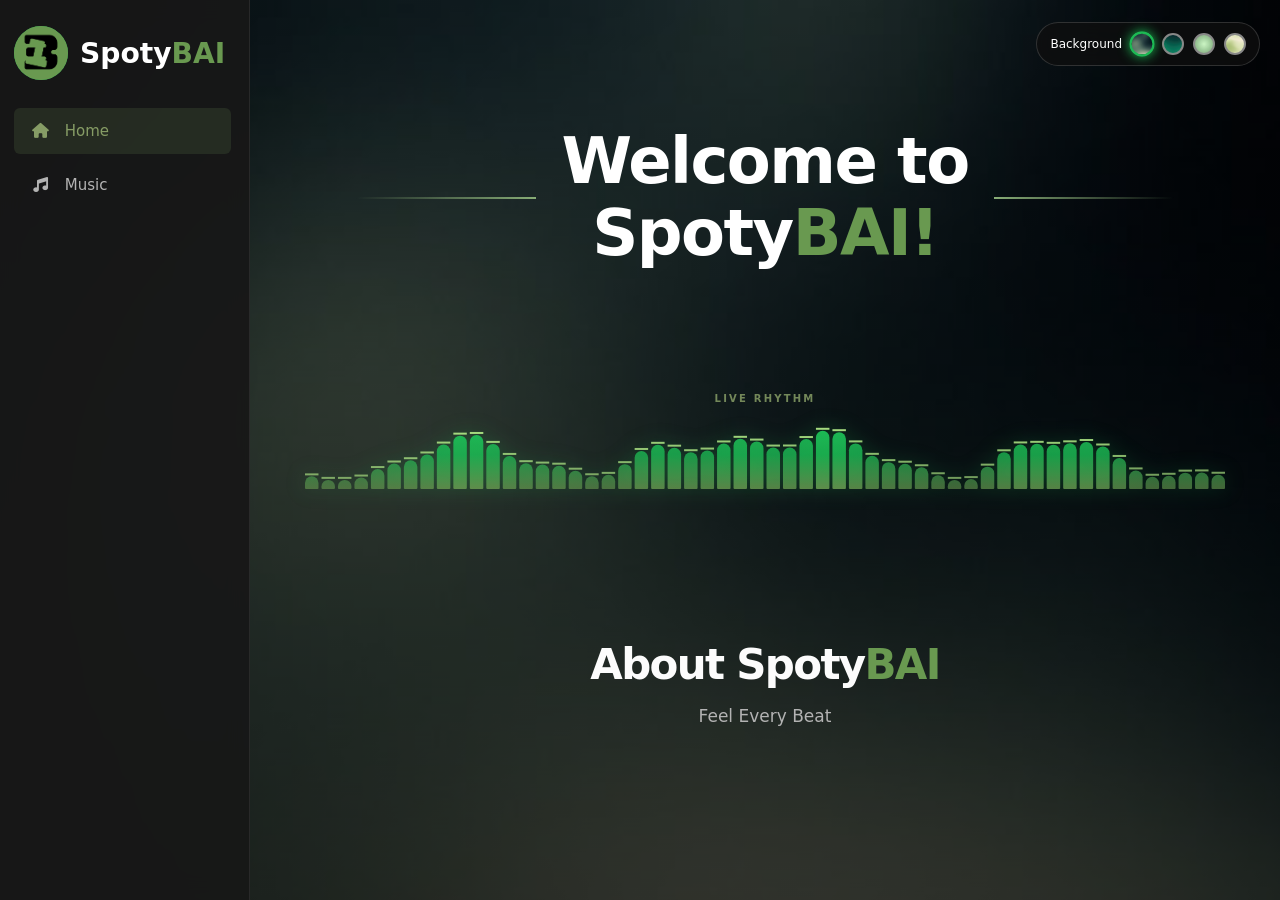
<file: index.html>
<!DOCTYPE html>
<html lang="en">
<head>
<meta charset="UTF-8">
<meta name="viewport" content="width=device-width, initial-scale=1.0">

<title>SpotyBAI</title>

<!-- WEBSITE LOGO / FAVICON -->
<link rel="icon" type="image/png" href="images/Black and Grey Simple Icon Music Logo.png">

<link rel="stylesheet" href="test.css">
<link rel="stylesheet" href="https://cdnjs.cloudflare.com/ajax/libs/font-awesome/6.5.2/css/all.min.css">
<script src="test.js" defer></script>
</head>


<!-- DECORATIVE GLOW -->
<body class="home-page">

<div class="glow one"></div>
<div class="glow two"></div>

<!-- BACKGROUND CHANGER -->
<input type="radio" name="background" id="bg1" checked>
<input type="radio" name="background" id="bg2">
<input type="radio" name="background" id="bg3">
<input type="radio" name="background" id="bg4">

<div class="home-background"></div>

<div class="bg-switcher">
    <span>Background</span>

    <label for="bg1"></label>
    <label for="bg2"></label>
    <label for="bg3"></label>
    <label for="bg4"></label>
</div>

<!-- SIDEBAR -->
<header class="sidebar">
    <div class="logo">
        <img class="logo-icon" src="images/Black and Grey Simple Icon Music Logo.png" alt="SpotyBAI Logo">
        <div>Spoty<span>BAI</span></div>
    </div>

    <nav aria-label="Main navigation">
        <a href="#" class="active" aria-current="page">
            <i class="fa-solid fa-house" aria-hidden="true"></i> Home
        </a>

        <a href="music test.html">
            <i class="fa-solid fa-music" aria-hidden="true"></i> Music
        </a>
    </nav>
</header>

<main class="hero">
    <div class="welcome">
        <div class="line"></div>

        <h1>
            Welcome to<br>
            Spoty<span>BAI!</span>
        </h1>

        <div class="line right"></div>
    </div>
</main>

<!-- NCS-STYLE LIVE RHYTHM ANIMATION (BETWEEN WELCOME & ABOUT) -->
<div class="ncs-rhythm-divider" aria-hidden="true">
    <span class="rhythm-tag">LIVE RHYTHM</span>
    <canvas id="ncs-rhythm-canvas" class="ncs-rhythm-canvas"></canvas>
</div>

<section id="about" class="about-section" aria-labelledby="about-title">
    <h2 id="about-title">About Spoty<span style="color: #699950;;">BAI</span></h2>
    <p>Feel Every Beat</p>
</section>

</body>
</html>
</file>
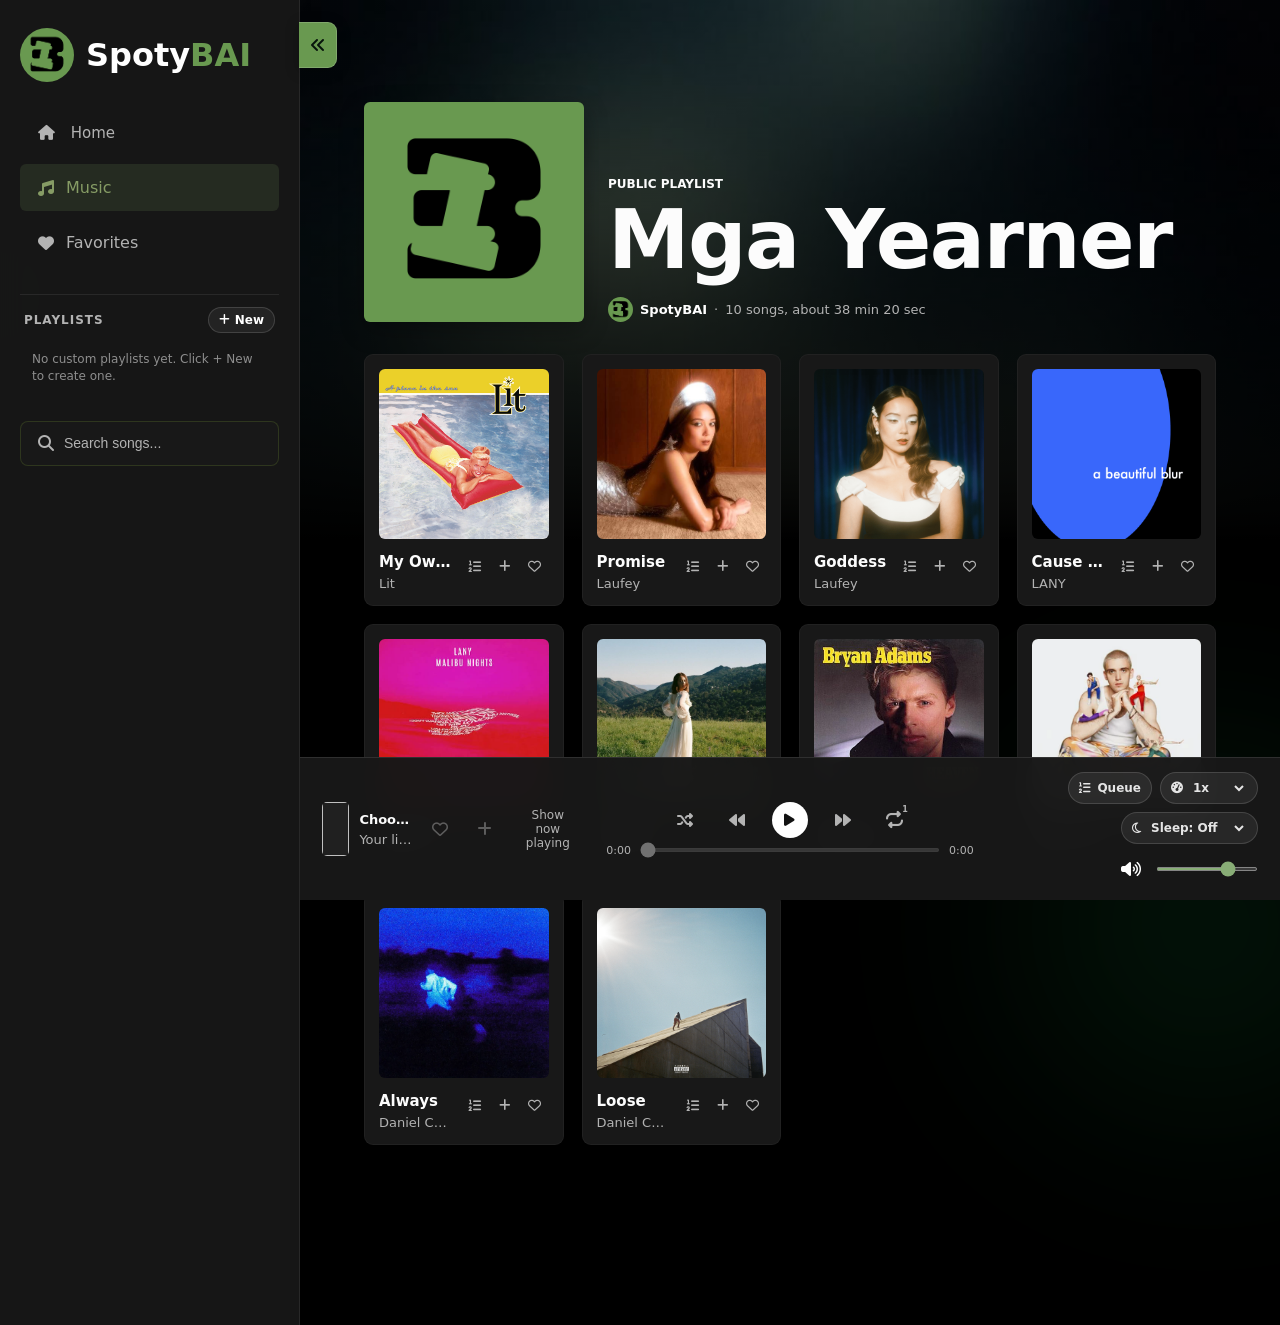
<file: music test.html>
<!DOCTYPE html>
<html lang="en">
<head>
<meta charset="UTF-8">
<meta name="viewport" content="width=device-width, initial-scale=1.0">
<meta name="theme-color" content="#121212">
<title>Music | SpotyBAI</title>
<link rel="stylesheet" href="test.css?v=6">
<link rel="stylesheet" href="sidebar-collapse.css?v=6">
<link rel="stylesheet" href="https://cdnjs.cloudflare.com/ajax/libs/font-awesome/6.5.2/css/all.min.css">
<script src="test.js?v=6" defer></script>
</head>

<body class="music-page now-playing-hidden">
<div class="glow one"></div>
<div class="glow two"></div>

<header class="sidebar" id="music-sidebar">
    <a class="logo" href="index.html" aria-label="SpotyBAI home">
        <img class="logo-icon" src="images/Black and Grey Simple Icon Music Logo.png" alt="Logo">
        <div>Spoty<span>BAI</span></div>
    </a>

    <nav aria-label="Main navigation">
        <a href="index.html"><i class="fa-solid fa-house" aria-hidden="true"></i> Home</a>
        <button type="button" class="nav-tab is-active" data-view="all" aria-pressed="true">
            <i class="fa-solid fa-music" aria-hidden="true"></i> Music
        </button>
        <button type="button" class="nav-tab" id="favorites-tab" data-view="favorites" aria-pressed="false">
            <i class="fa-solid fa-heart" aria-hidden="true"></i> Favorites
        </button>
    </nav>

    <section class="sidebar-playlists" aria-label="Playlists">
        <div class="sidebar-playlists-header">
            <span class="sidebar-section-label">Playlists</span>
            <button type="button" id="create-playlist-button" class="create-playlist-button" title="Create a new playlist">
                <i class="fa-solid fa-plus" aria-hidden="true"></i> New
            </button>
        </div>
        <div id="custom-playlist-list" class="custom-playlist-list" aria-live="polite"></div>
    </section>

    <label class="search">
        <span aria-hidden="true"><i class="fa-solid fa-magnifying-glass"></i></span>
        <input id="track-search" type="search" aria-label="Search songs" placeholder="Search songs...">
    </label>
</header>

<!-- This toggle stays visible even while the sidebar is hidden. -->
<button
    id="sidebar-toggle"
    class="sidebar-collapse-toggle"
    type="button"
    aria-label="Hide sidebar"
    aria-controls="music-sidebar"
    aria-expanded="true"
    title="Hide sidebar">
    <i class="fa-solid fa-angles-left" aria-hidden="true"></i>
</button>

<main class="music-content">
    <section class="library" aria-labelledby="library-title">
        <div class="playlist-header">
            <img class="playlist-cover" src="images/Black and Grey Simple Icon Music Logo.png" alt="Mga Yearner playlist cover">
            <div class="playlist-details">
                <p class="playlist-type" id="playlist-type">Public Playlist</p>
                <h1 id="library-title">Mga Yearner</h1>
                <div class="playlist-meta">
                    <img src="images/Black and Grey Simple Icon Music Logo.png" alt="playlist">
                    <strong>SpotyBAI</strong>
                    <span aria-hidden="true">·</span>
                    <span id="playlist-summary">10 songs, about 38 min 20 sec</span>
                </div>
                <div id="playlist-actions" class="playlist-actions" hidden>
                    <button type="button" id="rename-playlist-button" class="secondary-action-button">
                        <i class="fa-solid fa-pen" aria-hidden="true"></i> Rename Playlist
                    </button>
                    <button type="button" id="delete-playlist-button" class="danger-action-button">
                        <i class="fa-solid fa-trash" aria-hidden="true"></i> Delete Playlist
                    </button>
                </div>
            </div>
        </div>
        <div id="track-list" class="track-list" aria-live="polite"></div>
    </section>
</main>

<audio id="audio-player" preload="metadata"></audio>

<section id="player" class="player-bar" aria-label="Music player">
    <div class="player-track">
        <img id="current-cover" class="current-cover" alt="">
        <div class="current-track">
            <strong id="current-title">Choose a song</strong>
            <span id="current-artist" class="muted">Your library</span>
        </div>
        <button id="favorite-button" class="icon-button favorite-button" type="button"
            aria-label="Add to favorites" aria-pressed="false" title="Add to favorites" disabled>
            <i class="fa-regular fa-heart" aria-hidden="true"></i>
        </button>
        <button id="add-to-playlist-button" class="icon-button playlist-add-button" type="button"
            aria-label="Add song to playlist" title="Add song to playlist" disabled>
            <i class="fa-solid fa-plus" aria-hidden="true"></i>
        </button>
        <button id="now-playing-button" class="text-button" type="button" aria-controls="now-playing-panel" aria-expanded="false">Show now playing</button>
    </div>

    <div class="player-controls">
        <div class="transport">
            <button id="shuffle-button" class="icon-button mode-button" type="button"
                aria-label="Enable shuffle" aria-pressed="false" title="Shuffle">
                <i class="fa-solid fa-shuffle" aria-hidden="true"></i>
            </button>
            <button id="previous-button" class="icon-button" type="button" aria-label="Previous song (Shift+Left)"><i class="fa-solid fa-backward"></i></button>
            <button id="play-button" class="play-button player-play" type="button" aria-label="Play (Space)"><i class="fa-solid fa-play"></i></button>
            <button id="next-button" class="icon-button" type="button" aria-label="Next song (Shift+Right)"><i class="fa-solid fa-forward"></i></button>
            <button id="repeat-button" class="icon-button mode-button repeat-once-button" type="button"
                aria-label="Repeat once is off" aria-pressed="false" title="Repeat once">
                <i class="fa-solid fa-repeat" aria-hidden="true"></i>
                <span class="repeat-one-mark" aria-hidden="true">1</span>
            </button>
        </div>
        <div class="timeline">
            <span id="elapsed-time">0:00</span>
            <input id="seek-bar" type="range" min="0" max="1000" value="0" aria-label="Seek through song" disabled>
            <span id="total-time">0:00</span>
        </div>
    </div>

    <div class="player-options">
        <button id="queue-drawer-button" class="player-pill-button" type="button"
            aria-controls="queue-drawer" aria-expanded="false" title="Open Up Next queue">
            <i class="fa-solid fa-list-ol" aria-hidden="true"></i>
            <span>Queue</span>
            <span id="queue-count-badge" class="queue-badge" hidden>0</span>
        </button>

        <label class="compact-control" for="playback-speed-select" title="Playback speed">
            <i class="fa-solid fa-gauge-high" aria-hidden="true"></i>
            <select id="playback-speed-select" aria-label="Playback speed">
                <option value="0.75">0.75x</option>
                <option value="1" selected>1x</option>
                <option value="1.25">1.25x</option>
                <option value="1.5">1.5x</option>
            </select>
        </label>

        <label class="compact-control" for="sleep-timer-select" title="Sleep timer">
            <i class="fa-regular fa-moon" aria-hidden="true"></i>
            <select id="sleep-timer-select" aria-label="Sleep timer">
                <option value="off" selected>Sleep: Off</option>
                <option value="end">End of song</option>
                <option value="15">15 min</option>
                <option value="30">30 min</option>
                <option value="60">60 min</option>
            </select>
            <span id="sleep-timer-remaining" class="sleep-remaining" hidden></span>
        </label>

        <div class="volume-control">
            <button id="mute-button" class="icon-button" type="button" aria-label="Mute (M)"><i class="fa-solid fa-volume-high"></i></button>
            <input id="volume-bar" type="range" min="0" max="1" step="0.01" value="0.75" aria-label="Volume">
        </div>
    </div>

    <p id="player-status" class="player-status" role="status" aria-live="polite"></p>
</section>

<!-- Up Next / Queue Drawer -->
<aside id="queue-drawer" class="queue-drawer" aria-label="Up Next Queue" hidden>
    <div class="queue-drawer-header">
        <div>
            <h2>Up Next</h2>
            <p id="queue-context-label" class="muted">Playing from Mga Yearner</p>
        </div>
        <div class="queue-drawer-header-actions">
            <button type="button" id="clear-queue-button" class="secondary-action-button" hidden>Clear Queue</button>
            <button type="button" id="close-queue-drawer" class="icon-button" aria-label="Close queue drawer">
                <i class="fa-solid fa-xmark" aria-hidden="true"></i>
            </button>
        </div>
    </div>

    <div class="queue-drawer-body">
        <section class="queue-section" aria-labelledby="queue-now-heading">
            <h3 id="queue-now-heading">Now Playing</h3>
            <div id="queue-now-playing" class="queue-list"></div>
        </section>

        <section class="queue-section" aria-labelledby="queue-manual-heading">
            <div class="queue-section-title-row">
                <h3 id="queue-manual-heading">Queued Next</h3>
                <span class="muted">Plays before library</span>
            </div>
            <div id="queue-manual-list" class="queue-list"></div>
        </section>

        <section class="queue-section" aria-labelledby="queue-upcoming-heading">
            <div class="queue-section-title-row">
                <h3 id="queue-upcoming-heading">Next From Library</h3>
                <span id="queue-shuffle-note" class="muted"></span>
            </div>
            <div id="queue-upcoming-list" class="queue-list"></div>
        </section>
    </div>
</aside>

<!-- Playlist Name Modal (Create & Rename) -->
<div id="playlist-name-modal-backdrop" class="modal-backdrop" hidden>
    <div id="playlist-name-modal" class="modal-card" role="dialog" aria-modal="true" aria-labelledby="playlist-name-modal-title">
        <div class="modal-header">
            <h2 id="playlist-name-modal-title">Create Playlist</h2>
            <button type="button" id="close-playlist-name-modal" class="icon-button" aria-label="Close modal">
                <i class="fa-solid fa-xmark" aria-hidden="true"></i>
            </button>
        </div>
        <form id="playlist-name-form" class="modal-form">
            <label for="playlist-name-input" class="modal-label">Playlist name</label>
            <input
                type="text"
                id="playlist-name-input"
                class="modal-input"
                placeholder="e.g., Late Night Drives"
                maxlength="60"
                required
            >
            <p id="playlist-name-error" class="modal-error" role="alert" hidden></p>
            <div class="modal-footer modal-footer-actions">
                <button type="button" id="cancel-playlist-name-button" class="secondary-action-button">Cancel</button>
                <button type="submit" id="save-playlist-name-button" class="primary-action-button">Save</button>
            </div>
        </form>
    </div>
</div>

<!-- Delete Playlist Confirmation Modal -->
<div id="playlist-delete-modal-backdrop" class="modal-backdrop" hidden>
    <div id="playlist-delete-modal" class="modal-card" role="dialog" aria-modal="true" aria-labelledby="playlist-delete-modal-title">
        <div class="modal-header">
            <h2 id="playlist-delete-modal-title">Delete Playlist?</h2>
            <button type="button" id="close-playlist-delete-modal" class="icon-button" aria-label="Close modal">
                <i class="fa-solid fa-xmark" aria-hidden="true"></i>
            </button>
        </div>
        <p id="playlist-delete-message" class="muted modal-copy"></p>
        <div class="modal-footer modal-footer-actions">
            <button type="button" id="cancel-playlist-delete-button" class="secondary-action-button">Cancel</button>
            <button type="button" id="confirm-playlist-delete-button" class="danger-action-button">
                <i class="fa-solid fa-trash" aria-hidden="true"></i> Delete
            </button>
        </div>
    </div>
</div>

<!-- Playlist Picker Modal -->
<div id="playlist-modal-backdrop" class="modal-backdrop" hidden>
    <div id="playlist-modal" class="modal-card" role="dialog" aria-modal="true" aria-labelledby="playlist-modal-title">
        <div class="modal-header">
            <h2 id="playlist-modal-title">Add to Playlist</h2>
            <button type="button" id="close-playlist-modal" class="icon-button" aria-label="Close modal">
                <i class="fa-solid fa-xmark" aria-hidden="true"></i>
            </button>
        </div>
        <p id="playlist-modal-song" class="muted modal-subtitle"></p>
        <div id="playlist-picker-list" class="playlist-picker-list"></div>
        <div class="modal-footer">
            <button type="button" id="modal-new-playlist-button" class="secondary-action-button">
                <i class="fa-solid fa-plus" aria-hidden="true"></i> Create &amp; Add
            </button>
        </div>
    </div>
</div>

<aside id="now-playing-panel" class="now-playing-panel" aria-label="Now playing" hidden>
    <div id="now-playing-backdrop" class="now-playing-backdrop" aria-hidden="true"></div>
    <div class="now-playing-content">
        <div class="now-playing-header">
            <strong id="now-playing-header-title">Mga Yearner</strong>
            <button
                type="button"
                id="now-playing-collapse-button"
                class="collapse-chip-button"
                aria-controls="now-playing-panel"
                aria-expanded="true"
                aria-label="Collapse now playing panel"
                title="Collapse now playing panel">
                <i class="fa-solid fa-angles-right" aria-hidden="true"></i> Collapse
            </button>
        </div>
        <div id="media-stage" class="media-stage">
            <video id="track-video" class="lyrics-cover" muted loop playsinline preload="metadata" hidden></video>
            <img id="lyrics-cover" class="lyrics-cover" alt="" hidden>
        </div>
        <div class="now-playing-track">
            <div class="now-playing-track-info">
                <h2 id="lyrics-title">Choose a song</h2>
                <p id="lyrics-artist" class="muted">Your library</p>
            </div>
            <button type="button" id="toggle-media-collapse" class="collapse-chip-button" aria-expanded="true" title="Collapse video/cover">
                <i class="fa-solid fa-video-slash" aria-hidden="true"></i> Collapse Media
            </button>
        </div>
        <section id="lyrics-panel" class="lyrics-panel is-collapsed" aria-labelledby="lyrics-heading">
            <div class="lyrics-heading-row">
                <h3 id="lyrics-heading">Lyrics</h3>
                <button type="button" id="toggle-lyrics-collapse" class="collapse-chip-button" aria-expanded="true" title="Collapse lyrics">
                    <i class="fa-solid fa-chevron-down" aria-hidden="true"></i> Collapse Lyrics
                </button>
            </div>
            <div id="lyrics-content" class="lyrics-content" aria-live="off"></div>
            <button id="toggle-lyrics" class="lyrics-toggle" type="button" aria-expanded="false" hidden>Show more</button>
        </section>
    </div>
</aside>

<script>
(() => {
    const toggle = document.getElementById("sidebar-toggle");
    const body = document.body;

    if (!toggle) return;

    toggle.addEventListener("click", () => {
        const isCollapsed = body.classList.toggle("sidebar-collapsed");

        toggle.setAttribute("aria-expanded", String(!isCollapsed));
        toggle.setAttribute(
            "aria-label",
            isCollapsed ? "Show sidebar" : "Hide sidebar"
        );
        toggle.setAttribute(
            "title",
            isCollapsed ? "Show sidebar" : "Hide sidebar"
        );

        toggle.innerHTML = isCollapsed
            ? '<i class="fa-solid fa-angles-right" aria-hidden="true"></i>'
            : '<i class="fa-solid fa-angles-left" aria-hidden="true"></i>';
    });
})();
</script>
</body>
</html>
</file>
<file: test.css>
* {
margin: 0;
padding: 0;
box-sizing: border-box;
}

/* Site-wide font, colors, background, and horizontal overflow behavior. */
body {
font-family: Circular, Inter, system-ui, -apple-system, BlinkMacSystemFont, "Segoe UI", sans-serif;
min-height: 100vh;
color: oklch(99.107% 0.00011 271.152);
background: radial-gradient(ellipse at top left, rgba(255, 9, 9, 0.351) 0%, transparent 40%), var(--color-background);
overflow-x: hidden;


--color-background: #000000;
}

.music-page {
--now-playing-width: clamp(320px, 26vw, 380px);
}

.music-page.now-playing-hidden {
--now-playing-width: 0px;
}

/* Keeps the home page and its two content sections within one screen. */
.home-page {
	height: 100vh;
	height: 100dvh;
	min-height: 0;
	display: flex;
	flex-direction: column;
	overflow: hidden;
}

/* SIDEBAR */
/* Fixed navigation panel on the left side of desktop pages. */
header {
width: 450px;
height: 200vh;
padding: 28px 20px;
display: flex;
flex-direction: column;
align-items: stretch;
gap: 28px;
position: fixed;
inset: 0 auto 0 0;
z-index: 2;
background: rgba(24, 24, 24, 0.94);
border-right: 1px solid rgba(255, 255, 255, 0.08);
backdrop-filter: blur(12px);
}

/* LOGO */
/* Arranges the logo image and SpotyBAI name side by side. */
.logo {
display: flex;
align-items: center;
gap: 12px;
font-size: 32px;
font-weight: bold;
white-space: nowrap;
color: #FFFFFF;
text-decoration: none;
}

/* Displays the logo image at a fixed size. */
.logo-icon {
width: 54px;
height: 54px;
border-radius: 50%;
background: #1DB954;
color: var(--color-background);
display: flex;
align-items: center;
justify-content: center;
font-size: 28px;
}

/* Highlights the BAI part of the logo in the accent color. */
.logo > div span {
color: #699950;
}

/* NAVIGATION */
/* Stacks the navigation links vertically in the sidebar. */
nav {
display: flex;
flex-direction: column;
align-items: stretch;
gap: 8px;
}

/* Styles each navigation link and its hover transition. */
nav a,
nav .nav-tab {
color: #B3B3B3;
text-decoration: none;
font-size: 15px;
padding: 14px 16px;
border-radius: 6px;
position: relative;
transition: color 0.25s ease, background-color 0.25s ease, transform 0.25s ease;
}

nav .nav-tab {
display: flex;
align-items: center;
width: 100%;
border: 0;
background: transparent;
font: inherit;
text-align: left;
cursor: pointer;
}

nav a i,
nav .nav-tab i {
width: 20px;
margin-right: 10px;
text-align: center;
}

/* Removes the decorative underline some stylesheets add to links. */
nav a::after {
content: none;
}

/* Shows which navigation link is current or hovered. */
nav a:hover,
nav a.active,
nav .nav-tab:hover,
nav .nav-tab.is-active {
color: #869c65;
background: rgba(167, 221, 131, 0.1);
}

/* Moves a hovered navigation link slightly to the right. */
nav a:hover,
nav .nav-tab:hover {
transform: translateX(3px);
}

/* SIDEBAR PLAYLISTS SECTION */
.sidebar-playlists {
display: flex;
flex-direction: column;
gap: 10px;
padding-top: 12px;
border-top: 1px solid rgba(255, 255, 255, 0.08);
}

.sidebar-playlists-header {
display: flex;
align-items: center;
justify-content: space-between;
gap: 8px;
padding: 0 4px;
}

.sidebar-section-label {
font-size: 12px;
font-weight: 700;
letter-spacing: 0.08em;
text-transform: uppercase;
color: #B3B3B3;
}

.create-playlist-button {
display: inline-flex;
align-items: center;
gap: 5px;
padding: 5px 10px;
border: 1px solid rgba(255, 255, 255, 0.14);
border-radius: 999px;
background: rgba(255, 255, 255, 0.06);
color: #FFFFFF;
font: inherit;
font-size: 12px;
font-weight: 600;
cursor: pointer;
transition: background-color 0.2s ease, border-color 0.2s ease, transform 0.2s ease;
}

.create-playlist-button:hover {
background: rgba(29, 185, 84, 0.18);
border-color: #1DB954;
color: #1DB954;
transform: translateY(-1px);
}

.custom-playlist-list {
display: flex;
flex-direction: column;
gap: 4px;
max-height: 220px;
overflow-y: auto;
scrollbar-width: thin;
scrollbar-color: rgba(255, 255, 255, 0.2) transparent;
}

.playlist-sidebar-item {
display: flex;
align-items: center;
justify-content: space-between;
gap: 6px;
border-radius: 6px;
padding-right: 4px;
transition: background-color 0.2s ease;
}

.playlist-sidebar-item:hover,
.playlist-sidebar-item.is-active {
background: rgba(167, 221, 131, 0.1);
}

.playlist-select-button {
flex: 1;
min-width: 0;
display: flex;
align-items: center;
gap: 10px;
padding: 10px 12px;
border: 0;
border-radius: 6px;
background: transparent;
color: #B3B3B3;
font: inherit;
font-size: 14px;
text-align: left;
cursor: pointer;
transition: color 0.2s ease;
}

.playlist-sidebar-item.is-active .playlist-select-button,
.playlist-select-button:hover {
color: #869c65;
}

.playlist-select-name {
overflow: hidden;
text-overflow: ellipsis;
white-space: nowrap;
}

.playlist-item-actions {
display: flex;
align-items: center;
gap: 2px;
flex: 0 0 auto;
}

.playlist-rename-icon-btn,
.playlist-delete-icon-btn {
flex: 0 0 auto;
width: 26px;
height: 26px;
display: inline-grid;
place-items: center;
border: 0;
border-radius: 50%;
background: transparent;
color: #9e9e9e;
font-size: 12px;
cursor: pointer;
opacity: 0.75;
transition: color 0.2s ease, background-color 0.2s ease, opacity 0.2s ease;
}

.playlist-sidebar-item:hover .playlist-rename-icon-btn,
.playlist-sidebar-item:hover .playlist-delete-icon-btn,
.playlist-rename-icon-btn:focus-visible,
.playlist-delete-icon-btn:focus-visible {
opacity: 1;
background: rgba(255, 255, 255, 0.1);
}

.playlist-rename-icon-btn:hover,
.playlist-rename-icon-btn:focus-visible {
color: #FFFFFF;
}

.playlist-delete-icon-btn:hover,
.playlist-delete-icon-btn:focus-visible {
color: #ff6b81;
background: rgba(255, 71, 87, 0.14);
}

.playlist-empty-note {
padding: 8px 12px;
font-size: 12px;
color: #8e8e8e;
line-height: 1.4;
}

/* SEARCH BAR */
/* Search field container, including its border and focus animation. */
.search {
display: flex;
align-items: center;
width: 100%;
gap: 10px;
padding: 12px 17px;
border-radius: 8px;
border: 1px solid rgba(112, 143, 51, 0.25);
background: #181818;
color: #B3B3B3;
transition: border-color 0.25s ease, background-color 0.25s ease;
}

/* Highlights the search container while its input is focused. */
.search:focus-within {
border-color: #869c65;
background: #202020;
}

/* Makes the search input fill the available space without its default border. */
.search input {
width: 100%;
min-width: 0;
background: transparent;
border: none;
outline: none;
color: #FFFFFF;
font-size: 14px;
}

/* Uses the muted text color for placeholder text. */
.search input::placeholder {
color: #B3B3B3;
}

/* Main music-library area; leaves room for the fixed sidebar and player. */
.music-content {
	margin-left: 260px;
	margin-right: var(--now-playing-width);
	min-height: 100vh;
	padding: 52px clamp(20px, 5vw, 72px) 180px;
}

/* Centers the library and limits its width on large screens. */
.library {
	max-width: 1100px;
	margin: 0 auto;
}
/* Playlist header area with cover art and details. */
.playlist-header {
	display: flex;
	align-items: flex-end;
	gap: 24px;
	min-height: 270px;
}

.playlist-cover {
	display: block;
	width: clamp(150px, 20vw, 220px);
	aspect-ratio: 1;
	flex: 0 0 auto;
	object-fit: cover;
	border-radius: 6px;
	box-shadow: 0 8px 24px rgba(0, 0, 0, 0.28);
}

.playlist-details {
	min-width: 0;
}

.playlist-type {
	margin-bottom: 8px;
	font-size: 12px;
	font-weight: 700;
	text-transform: uppercase;
}

.library .playlist-details h1 {
	margin: 0;
	font-size: clamp(44px, 7vw, 82px);
	font-weight: 800;
	line-height: 1;
	letter-spacing: -0.02em;
	overflow-wrap: anywhere;
}

.playlist-meta {
	display: flex;
	align-items: center;
	gap: 7px;
	margin-top: 16px;
	color: #B3B3B3;
	font-size: 13px;
}

.playlist-meta img {
	width: 25px;
	height: 25px;
	border-radius: 50%;
	object-fit: cover;
}

.playlist-meta strong {
	color: #FFFFFF;
}

.playlist-actions {
	margin-top: 16px;
	display: flex;
	flex-wrap: wrap;
	gap: 10px;
}

.secondary-action-button {
	display: inline-flex;
	align-items: center;
	gap: 7px;
	padding: 8px 14px;
	border: 1px solid rgba(255, 255, 255, 0.18);
	border-radius: 999px;
	background: rgba(24, 24, 24, 0.85);
	color: #FFFFFF;
	font: inherit;
	font-size: 13px;
	font-weight: 600;
	cursor: pointer;
	transition: background-color 0.2s ease, border-color 0.2s ease, color 0.2s ease;
}

.secondary-action-button:hover {
	background: rgba(29, 185, 84, 0.16);
	border-color: #1DB954;
	color: #1DB954;
}

.primary-action-button {
	display: inline-flex;
	align-items: center;
	gap: 7px;
	padding: 8px 18px;
	border: 0;
	border-radius: 999px;
	background: #1DB954;
	color: #07140b;
	font: inherit;
	font-size: 13px;
	font-weight: 700;
	cursor: pointer;
	transition: background-color 0.2s ease, transform 0.2s ease;
}

.primary-action-button:hover {
	background: #1ed760;
	transform: translateY(-1px);
}

.danger-action-button {
	display: inline-flex;
	align-items: center;
	gap: 7px;
	padding: 8px 16px;
	border: 1px solid rgba(255, 71, 87, 0.45);
	border-radius: 999px;
	background: rgba(255, 71, 87, 0.16);
	color: #ff6b81;
	font: inherit;
	font-size: 13px;
	font-weight: 700;
	cursor: pointer;
	transition: background-color 0.2s ease, border-color 0.2s ease, color 0.2s ease, transform 0.2s ease;
}

.danger-action-button:hover {
	background: #ff4757;
	border-color: #ff4757;
	color: #FFFFFF;
	transform: translateY(-1px);
}

/* Small uppercase label used above section titles. */
.eyebrow {
	color: #1DB954;
	font-size: 11px;
	font-weight: 700;
	letter-spacing: 0.16em;
}

/* Main title sizing that scales with the viewport. */
.library h1 {
	margin-top: 8px;
	font-size: clamp(32px, 5vw, 48px);
	letter-spacing: -0.04em;
}

/* Secondary text color shared by descriptions and artist details. */
.library-intro,
.muted {
	color: #B3B3B3;
}

/* Adds space between the library title and its description. */
.library-intro {
	margin-top: 8px;
}

/* Automatically fits as many song cards per row as the screen allows. */
.track-list {
	display: grid;
	grid-template-columns: repeat(auto-fill, minmax(170px, 1fr));
	gap: 18px;
	margin-top: 32px;
}

/* Clickable song card layout and appearance. */
.track-card {
	position: relative;
	min-width: 0;
	padding: 14px;
	border-radius: 9px;
	border: 1px solid rgba(255, 255, 255, 0.04);
	color: inherit;
	text-align: left;
	cursor: pointer;
}

/* Keeps cover art square and fills it without distorting the image. */
.track-card img {
	display: block;
	width: 100%;
	aspect-ratio: 1;
	object-fit: cover;
	border-radius: 6px;
	margin-bottom: 14px;
	background: #202020;
}

.track-card-body {
	display: flex;
	align-items: flex-start;
	justify-content: space-between;
	gap: 6px;
}

.track-card-meta {
	min-width: 0;
	flex: 1;
}

.track-card-actions {
	display: flex;
	align-items: center;
	gap: 2px;
	flex: 0 0 auto;
}

/* Truncates long song titles and artist names to a single line. */
.track-card strong,
.track-card span {
	display: block;
	overflow: hidden;
	text-overflow: ellipsis;
	white-space: nowrap;
}

/* Song title text inside a card. */
.track-card strong {
	font-size: 15px;
}

/* Artist text inside a card. */
.track-card span {
	margin-top: 5px;
	font-size: 13px;
	color: #B3B3B3;
}

.card-action-button {
	flex: 0 0 auto;
	width: 28px;
	height: 28px;
	display: inline-grid;
	place-items: center;
	border: 0;
	border-radius: 50%;
	background: transparent;
	color: #B3B3B3;
	font-size: 13px;
	cursor: pointer;
	transition: color 0.2s ease, background-color 0.2s ease, transform 0.2s ease;
}

.card-action-button:hover {
	color: #FFFFFF;
	background: rgba(255, 255, 255, 0.08);
	transform: scale(1.08);
}

.card-action-button.is-favorite,
.favorite-button.is-favorite {
	color: #ff4757;
}

.card-action-button.has-playlist,
.playlist-add-button.has-playlist {
	color: #1DB954;
}

.favorite-button:disabled,
.playlist-add-button:disabled {
	opacity: 0.45;
	cursor: default;
	transform: none;
}

/* Marks the card for the currently selected song. */
.track-card.is-current {
	border-color: rgba(29, 185, 84, 0.5);
}

/* Visible keyboard focus indicator for interactive controls. */
.track-card:focus-visible,
.card-action-button:focus-visible,
.playlist-select-button:focus-visible,
.playlist-rename-icon-btn:focus-visible,
.playlist-delete-icon-btn:focus-visible,
.create-playlist-button:focus-visible,
.secondary-action-button:focus-visible,
.primary-action-button:focus-visible,
.danger-action-button:focus-visible,
.modal-input:focus-visible,
nav .nav-tab:focus-visible,
.icon-button:focus-visible,
.text-button:focus-visible {
	outline: 2px solid #1DB954;
	outline-offset: 3px;
}

/* Playlist Modals */
.modal-backdrop {
	position: fixed;
	inset: 0;
	z-index: 60;
	display: grid;
	place-items: center;
	padding: 20px;
	background: rgba(0, 0, 0, 0.72);
	backdrop-filter: blur(6px);
}

.modal-backdrop[hidden] {
	display: none;
}

.modal-card {
	width: 100%;
	max-width: 400px;
	padding: 20px;
	border-radius: 12px;
	background: #181818;
	border: 1px solid rgba(255, 255, 255, 0.12);
	box-shadow: 0 20px 50px rgba(0, 0, 0, 0.6);
	display: flex;
	flex-direction: column;
	gap: 14px;
}

.modal-header {
	display: flex;
	align-items: center;
	justify-content: space-between;
	gap: 12px;
}

.modal-header h2 {
	font-size: 18px;
}

.modal-subtitle {
	font-size: 13px;
	margin-top: -6px;
}

.modal-copy {
	font-size: 14px;
	line-height: 1.5;
}

.modal-form {
	display: flex;
	flex-direction: column;
	gap: 10px;
}

.modal-label {
	font-size: 13px;
	color: #B3B3B3;
	font-weight: 600;
}

.modal-input {
	width: 100%;
	padding: 10px 12px;
	border-radius: 8px;
	border: 1px solid rgba(255, 255, 255, 0.16);
	background: #222222;
	color: #FFFFFF;
	font: inherit;
	font-size: 14px;
}

.modal-input:focus {
	outline: none;
	border-color: #1DB954;
}

.modal-error {
	font-size: 12px;
	color: #ff6b81;
}

.playlist-picker-list {
	display: flex;
	flex-direction: column;
	gap: 8px;
	max-height: 240px;
	overflow-y: auto;
}

.playlist-picker-item {
	display: flex;
	align-items: center;
	justify-content: space-between;
	gap: 10px;
	width: 100%;
	padding: 10px 12px;
	border-radius: 8px;
	border: 1px solid rgba(255, 255, 255, 0.1);
	background: #222222;
	color: #FFFFFF;
	font: inherit;
	font-size: 14px;
	cursor: pointer;
	transition: background-color 0.2s ease, border-color 0.2s ease;
}

.playlist-picker-item:hover {
	background: #2a2a2a;
	border-color: rgba(29, 185, 84, 0.5);
}

.playlist-picker-item.is-added {
	border-color: #1DB954;
	background: rgba(29, 185, 84, 0.12);
}

.playlist-picker-badge {
	font-size: 12px;
	color: #1DB954;
	font-weight: 600;
}

.modal-footer {
	display: flex;
	justify-content: flex-end;
}

.modal-footer-actions {
	gap: 8px;
	margin-top: 6px;
}

/* Fixed now-playing sidebar with cover art and synchronized lyrics. */
.now-playing-panel {
	position: fixed;
	z-index: 3;
	inset: 0 0 0 auto;
	width: var(--now-playing-width);
	overflow: hidden;
	background: #121212;
	border-left: 1px solid rgba(255, 255, 255, 0.08);
}

.now-playing-panel[hidden] {
	display: none;
}

.now-playing-backdrop {
	position: absolute;
	inset: 0 0 auto;
	height: 58%;
	background-position: center;
	background-size: cover;
	filter: blur(18px);
	opacity: 0.34;
	transform: scale(1.05);
	pointer-events: none;
}

.now-playing-backdrop::after {
	position: absolute;
	inset: 0;
	content: "";
	background: linear-gradient(180deg, rgba(18, 18, 18, 0.18), #121212 96%);
}

.now-playing-content {
	position: relative;
	z-index: 1;
	display: flex;
	flex-direction: column;
	gap: 12px;
	height: 100%;
	overflow-y: auto;
	padding: 8px 10px 12px;
}

.now-playing-header {
	display: flex;
	align-items: center;
	gap: 8px;
	min-height: 26px;
	padding-right: 72px;
	font-size: 14px;
}

.now-playing-header strong {
	min-width: 0;
	flex: 1;
	overflow: hidden;
	text-overflow: ellipsis;
	white-space: nowrap;
}

.now-playing-header .icon-button,
.now-playing-track .icon-button {
	color: #D0D0D0;
}

/* Shows the selected song artwork prominently in the sidebar. */
.lyrics-cover,
#track-video {
	display: block;
	width: 100%;
	aspect-ratio: 9 / 16;
	max-height: 42vh;
	border-radius: 7px;
	object-fit: cover;
	background: #202020;
}

.lyrics-cover[hidden],
#track-video[hidden] {
	display: none;
}

.now-playing-track {
	display: flex;
	align-items: center;
	justify-content: space-between;
	gap: 12px;
}

.now-playing-track h2 {
	font-size: 20px;
	letter-spacing: -0.03em;
}

.now-playing-track p {
	margin-top: 2px;
	font-size: 13px;
}

/* Lyrics sit in their own card below the current track details. */
.lyrics-panel {
	position: relative;
	display: flex;
	flex: 1 0 230px;
	flex-direction: column;
	min-height: 230px;
	overflow: hidden;
	padding: 14px;
	border-radius: 8px;
	background: #303030;
	transition: flex-basis 0.25s ease, min-height 0.25s ease;
}

.lyrics-panel[hidden] {
	display: none;
}

.lyrics-panel h3 {
	margin-bottom: 12px;
	font-size: 14px;
}

.lyrics-content {
	flex: 1;
	min-height: 0;
	overflow-y: auto;
	scrollbar-width: thin;
	scrollbar-color: rgba(255, 255, 255, 0.2) transparent;
}

.lyrics-panel.is-collapsed .lyrics-content {
	flex: 0 0 74px;
	max-height: 74px;
	overflow: hidden;
	mask-image: linear-gradient(to bottom, #000 68%, transparent 100%);
}

.lyrics-panel.is-collapsed {
	flex: 0 0 160px;
	min-height: 160px;
}

.lyrics-toggle {
	position: absolute;
	right: 8px;
	bottom: 8px;
	z-index: 1;
	flex: 0 0 auto;
	padding: 7px 14px;
	border: 0;
	border-radius: 20px;
	background: #F5F7F8;
	color: #17232B;
	font: inherit;
	font-size: 12px;
	font-weight: 700;
	cursor: pointer;
}

.lyrics-toggle:hover {
	background: #FFFFFF;
}

.lyrics-toggle[hidden] {
	display: none;
}

.lyrics-panel:not(.is-collapsed) .lyrics-toggle {
	position: static;
	align-self: flex-end;
	margin-top: 10px;
}

/* Makes timestamped lyrics prominent and easy to follow along with. */
.lyrics-line {
	display: block;
	width: 100%;
	padding: 6px 0;
	border: 0;
	background: transparent;
	color: #A7A7A7;
	text-align: left;
	font: inherit;
	font-size: 18px;
	font-weight: 700;
	line-height: 1.35;
	cursor: pointer;
	opacity: 0.72;
	transition: color 0.2s ease, opacity 0.2s ease, transform 0.2s ease;
}

.lyrics-line:hover {
	color: #DADADA;
	opacity: 1;
}

.lyrics-line.is-active {
	color: #FFFFFF;
	transform: translateX(4px);
	opacity: 1;
}

.lyrics-placeholder {
	color: #B3B3B3;
	font-size: 14px;
	line-height: 1.5;
}

.lyrics-footer {
	margin-top: 12px;
	color: #B3B3B3;
	font-size: 11px;
}

/* Player stays pinned to the bottom; grid columns divide its controls. */
.player-bar {
	position: fixed;
	z-index: 4;
	right: var(--now-playing-width);
	bottom: 0;
	left: 260px;
	min-height: 98px;
	padding: 14px 22px;
	display: grid;
	grid-template-columns: minmax(180px, 1fr) minmax(240px, 1.4fr) minmax(170px, 1fr);
	align-items: center;
	gap: 22px;
	background: rgba(24, 24, 24, 0.98);
	border-top: 1px solid rgba(255, 255, 255, 0.1);
	backdrop-filter: blur(16px);
}

/* Aligns the player sections and controls along their vertical center. */
.player-track,
.player-options,
.volume-control,
.transport,
.timeline {
	display: flex;
	align-items: center;
}

/* Song artwork, title, artist, and lyrics button area. */
.player-track {
	min-width: 0;
	gap: 10px;
}

/* Current song cover image dimensions and cropping. */
.current-cover {
	width: 54px;
	height: 54px;
	object-fit: cover;
	border-radius: 5px;
	background: #202020;
}

/* Prevents long track names from pushing other player controls out. */
.current-track {
	min-width: 0;
	display: grid;
	gap: 5px;
}

/* Keeps the current title and artist on single lines. */
.current-track strong,
.current-track span {
	overflow: hidden;
	text-overflow: ellipsis;
	white-space: nowrap;
	font-size: 13px;
}

/* Text-style button used for actions such as opening lyrics. */
.text-button {
	padding: 7px 9px;
	border: 0;
	border-radius: 5px;
	background: transparent;
	color: #B3B3B3;
	font: inherit;
	font-size: 12px;
	cursor: pointer;
	transition: color 0.2s ease, background-color 0.2s ease;
}

/* Highlights the text button when hovered or expanded. */
.text-button:hover,
.text-button[aria-expanded="true"] {
	color: #FFFFFF;
	background: rgba(255, 255, 255, 0.1);
}

/* Stacks playback controls above the timeline. */
.player-controls {
	min-width: 0;
	display: grid;
	gap: 6px;
}

/* Centers previous, play/pause, and next buttons. */
.transport {
	justify-content: center;
	gap: 18px;
}

/* Round icon button appearance shared by player controls. */
.icon-button {
	width: 34px;
	height: 34px;
	display: inline-grid;
	place-items: center;
	flex: 0 0 auto;
	border: 0;
	border-radius: 50%;
	background: transparent;
	color: #B3B3B3;
	font: inherit;
	cursor: pointer;
	transition: color 0.2s ease, background-color 0.2s ease, transform 0.2s ease;
}

/* Hover feedback for player icon buttons. */
.icon-button:hover {
	color: #FFFFFF;
	background: rgba(133, 34, 34, 0.1);
	transform: scale(1.06);
}

/* Makes the central play/pause button slightly larger. */
.play-button.player-play {
	width: 36px;
	height: 36px;
	font-size: 14px;
	border-radius: 50%;
	border: 0;
	background: #FFFFFF;
	color: #121212;	
}

/* Timeline text and elapsed/total time alignment. */
.timeline {
	gap: 9px;
	color: #B3B3B3;
	font-size: 11px;
	font-variant-numeric: tabular-nums;
}

/* Accent-colored range controls for seeking and volume. */
.timeline input,
.volume-control input {
	height: 4px;
	accent-color: #88ad76;
	cursor: pointer;
}

/* Lets the seek bar use the remaining timeline width. */
.timeline input {
	width: 100%;
}

/* Shows that seeking is unavailable before a song is loaded. */
.timeline input:disabled {
	cursor: default;
	opacity: 0.5;
}

/* Aligns the volume controls at the right side. */
.player-options {
	justify-content: flex-end;
	gap: 12px;
}

/* Spacing between the mute button and volume slider. */
.volume-control {
	gap: 8px;
}

/* Keeps the volume icon light in both its initial and muted states. */
.volume-control .icon-button {
	color: white;
}

.volume-control .icon-button i {
	color: inherit;
}

/* Responsive width for the volume slider. */
.volume-control input {
	width: clamp(65px, 8vw, 110px);
}

/* Small status message displayed above the player when needed. */
.player-status {
	position: absolute;
	right: 22px;
	bottom: calc(100% + 6px);
	padding: 6px 10px;
	border-radius: 5px;
	background: rgba(24, 24, 24, 0.94);
	color: #B3B3B3;
	font-size: 12px;
	pointer-events: none;
}

/* Hides the status message when it has no text. */
.player-status:empty {
	display: none;
}

@media (max-width: 1000px) and (min-width: 761px) {
	.music-page {
		--now-playing-width: 280px;
	}

	.player-bar {
		min-height: 140px;
		padding: 8px 12px;
		grid-template-columns: minmax(0, 1fr) auto;
		gap: 5px 8px;
	}

	.player-track {
		grid-column: 1;
		grid-row: 1;
	}

	.player-controls {
		grid-column: 1 / -1;
		grid-row: 2;
	}

	.player-options {
		grid-column: 2;
		grid-row: 1;
		gap: 2px;
	}

	.volume-control input {
		width: 48px;
	}

}

/* WELCOME SECTION */
/* Home page welcome area, positioned beside the fixed sidebar. */
.hero {
margin-left: 260px;
min-height: 55vh;
padding: 60px 20px;
display: flex;
flex-direction: column;
align-items: center;
justify-content: flex-start;
text-align: center;
position: relative;
}

/* Places the welcome text between the horizontal accent lines. */
.welcome {
display: flex;
align-items: center;
justify-content: center;
gap: 28px;
width: 100%;
margin-top: 0;
}

/* Decorative accent line beside the welcome heading. */
.line {
width: 12%;
max-width: 180px;
height: 2px;
background: linear-gradient(90deg, transparent, #88ad76);
}

/* Reverses the gradient for the right-side decorative line. */
.line.right {
background: linear-gradient(90deg, #88ad76, transparent);
}

/* Responsive welcome heading typography. */
.welcome h1 {
font-size: clamp(34px, 5.5vw, 68px);
line-height: 1.15;
letter-spacing: -2px;
font-weight: 800;
color: #FFFFFF;
}

/* Colors the BAI! part of the welcome heading. */
.welcome h1 span {
color: #699950;
}

/* Lets the welcome and About areas share the home page height equally. */
.home-page .hero,
.home-page .about-section {
	flex: 1 1 0;
	min-height: 0;
}

/* Responsive spacing inside the welcome area. */
.home-page .hero {
	padding-top: clamp(24px, 6vh, 60px);
	padding-bottom: clamp(24px, 6vh, 60px);
}

/* Responsive spacing inside the About area. */
.home-page .about-section {
	padding-top: clamp(20px, 5vh, 48px);
	padding-bottom: clamp(20px, 5vh, 48px);
}

/* About section positioned beside the sidebar on desktop. */
.about-section {
	margin-left: 260px;
	min-height: 60vh;
	padding: 80px clamp(20px, 8vw, 120px);
	scroll-margin-top: 24px;
}

/* About section heading size and spacing. */
.about-section h2 {
	margin-top: 10px;
	font-size: clamp(28px, 4vw, 42px);
	letter-spacing: -0.04em;
}

/* About description width, color, and line spacing. */
.about-section > p:last-child {
	max-width: 700px;
	margin-top: 18px;
	color: #B3B3B3;
	font-size: 17px;
	line-height: 1.8;
}

/* Reusable hover treatments for music cards and playback controls. */
/* Shared surface color and smooth hover transition for cards. */
.card {
background: #181818;
transition: transform 0.25s ease, background-color 0.25s ease, box-shadow 0.25s ease;
}

/* Lifts a card and adds a shadow on hover. */
.card:hover {
transform: translateY(-4px);
background: #202020;
box-shadow: 0 10px 28px rgba(0, 0, 0, 0.3);
}

/* Smooth hover animation for the play/pause button. */
.play-button {
transition: transform 0.2s ease, background-color 0.2s ease, box-shadow 0.2s ease;
}

/* Makes the play/pause button stand out while hovered. */
.play-button:hover {
transform: scale(1.08);
background-color: #FFFFFF;
box-shadow: 0 0 18px rgba(255, 255, 255, 0.2);
}

/* Keyboard focus indicator for navigation and play/pause controls. */
nav a:focus-visible,
.play-button:focus-visible {
outline: 2px solid #1DB954;
outline-offset: 4px;
}

/* DECORATIVE BACKGROUND */
/* Soft blurred green lights behind the page content. */
.glow {
position: fixed;
width: 350px;
height: 350px;
border-radius: 50%;
background: #1DB954;
filter: blur(120px);
opacity: 0.13;
pointer-events: none;
z-index: -1;
}

/* Places the first decorative glow near the upper-left corner. */
.glow.one {
top: 120px;
left: -180px;
}

/* Places the second decorative glow near the lower-right corner. */
.glow.two {
bottom: -200px;
right: -100px;
}

/* Phone POV */
/* Reflows the sidebar, library, and player for narrow screens. */
@media (max-width: 760px) {
/* Changes the fixed desktop sidebar into a normal top header. */
header {
	width: 100%;
	height: auto;
	min-height: 0;
	padding: 18px 20px;
	gap: 18px;
	position: relative;
	border-right: 0;
	border-bottom: 1px solid rgba(255, 255, 255, 0.08);
}

/* Reduces logo text size on phones. */
.logo {
	font-size: 28px;
}

/* Reduces logo image size on phones. */
.logo-icon {
	width: 44px;
	height: 44px;
}

/* Displays navigation links in a horizontal row on phones. */
nav {
	flex-direction: row;
	flex-wrap: wrap;
	gap: 4px;
}

/* Reduces navigation link padding on phones. */
nav a,
nav .nav-tab {
	padding: 10px 12px;
	width: auto;
}

.custom-playlist-list {
	max-height: 130px;
}

/* Prevents the search bar from growing too wide on phones. */
.search {
	max-width: 360px;
}

/* Removes desktop sidebar spacing from the welcome area. */
.hero {
	margin-left: 0;
	min-height: 40vh;
}

/* Removes desktop sidebar spacing and reduces padding on phones. */
.about-section {
	margin-left: 0;
	padding: 56px 24px;
}

/* Compact About spacing so its text fits more comfortably on small screens. */
.home-page .about-section {
	padding: 16px 24px;
}

/* Slightly smaller About description for phone layouts. */
.home-page .about-section > p:last-child {
	margin-top: 10px;
	font-size: 15px;
	line-height: 1.5;
}

/* Removes desktop sidebar spacing from the music library on phones. */
.music-content {
	margin-left: 0;
	margin-right: 0;
	min-height: 70vh;
	padding: 32px 18px 240px;
}

.playlist-header {
	gap: 16px;
	min-height: 0;
}

.playlist-cover {
	width: clamp(112px, 32vw, 170px);
}

.library .playlist-details h1 {
	font-size: clamp(34px, 9vw, 54px);
}

.playlist-meta {
	flex-wrap: wrap;
	gap: 5px;
	margin-top: 10px;
	font-size: 12px;
}

.playlist-meta img {
	width: 22px;
	height: 22px;
}

/* Repositions player sections into two rows on phones. */
.player-bar {
	left: 0;
	right: 0;
	min-height: 154px;
	padding: 10px 14px;
	grid-template-columns: minmax(0, 1fr) auto;
	gap: 5px 12px;
}

/* Places track details in the top-left of the phone player. */
.player-track {
	grid-column: 1;
	grid-row: 1;
}

/* Places playback controls across the bottom row. */
.player-controls {
	grid-column: 1 / -1;
	grid-row: 2;
}

/* Places volume controls in the top-right. */
.player-options {
	grid-column: 2;
	grid-row: 1;
	gap: 4px;
}

/* Tightens spacing around the volume controls on phones. */
.volume-control {
	gap: 2px;
}

/* Keeps the volume slider compact on phones. */
.volume-control input {
	width: 66px;
}

.now-playing-panel {
	display: none;
}

.now-playing-panel.is-mobile-open {
	position: fixed;
	inset: 12px 12px 170px;
	z-index: 6;
	display: block;
	width: auto;
	border: 1px solid rgba(255, 255, 255, 0.1);
	border-radius: 8px;
	box-shadow: 0 16px 48px rgba(0, 0, 0, 0.6);
}

.now-playing-panel.is-mobile-open .now-playing-content {
	padding: 8px 10px 12px;
}

.now-playing-panel.is-mobile-open .now-playing-header {
	padding-right: 0;
}

}

/* Reduces or removes motion for people who prefer less animation. */
@media (prefers-reduced-motion: reduce) {
* {
	scroll-behavior: auto !important;
	transition-duration: 0.01ms !important;
}
}


/* =====================================
   SPOTYBAI HOMEPAGE BACKGROUND
===================================== */

/* Main background image */
.home-page {
    position: relative;
    isolation: isolate;

    background: #000000;
}

/* Background image layer */
.home-background {
    position: fixed;
    inset: 0;

    z-index: -2;

    background-image:
        linear-gradient(
            rgba(0, 0, 0, 0.55),
            rgba(0, 0, 0, 0.75)
        ),
        url("images/minji.jpeg");

    background-size: 70%;
    background-position: center;
    background-repeat: no-repeat;

    transition: background-image 0.4s ease;
}

/* Keep homepage content above background */
.home-page .sidebar,
.home-page .hero,
.home-page .about-section {
    position: relative;
    z-index: 1;
}

/* Background changer button */
.background-controls {
    position: absolute;

    top: 20px;
    right: 30px;

    z-index: 5;
}

/* Button design */
.bg-button {
    display: inline-flex;
    align-items: center;
    gap: 9px;

    padding: 12px 20px;

    border: 1px solid rgba(255,255,255,0.15);
    border-radius: 30px;

    background: rgba(20,20,20,0.75);
    backdrop-filter: blur(12px);

    color: white;
    font-size: 13px;
    font-weight: 600;

    cursor: pointer;

    transition: 0.3s ease;
}

/* Hover effect */
.bg-button:hover {
    background: #1DB954;
    color: #000000;

    transform: translateY(-3px);

    box-shadow: 0 5px 20px rgba(29,185,84,0.3);
}



/* =====================================
   SPOTYBAI BACKGROUND CHANGER
===================================== */

/* Homepage background */
.home-page {
    position: relative;
    isolation: isolate;
    background: #000;
}

/* Background image layer */
.home-page .home-background {
    position: fixed;
    inset: 0;
    width: 100%;
    height: 100%;

    z-index: 0;
    pointer-events: none;

    background-image:
        linear-gradient(
            rgba(0, 0, 0, 0.45),
            rgba(0, 0, 0, 0.75)
        ),
        url("images/Gradient Fog.jpeg");

    background-size: cover;
    background-position: center;
    background-repeat: no-repeat;
}

/* Keep homepage content above background */
.home-page .hero,
.home-page .about-section {
    position: relative;
    z-index: 1;
}

/* Background changer */
.home-page .bg-switcher {
    position: fixed;
    top: 110px;
    right: 25px;

    display: flex;
    align-items: center;
    gap: 12px;

    width: auto;
    height: auto;

    padding: 12px 16px;

    background: rgba(15, 15, 15, 0.75);
    backdrop-filter: blur(15px);

    border: 1px solid rgba(255,255,255,0.15);
    border-radius: 30px;

    z-index: 10;
}

.home-page .bg-switcher span {
    color: white;
    font-size: 12px;
    white-space: nowrap;
}

.home-page input[name="background"] {
    display: none;
}

/* Background selection circles */
.home-page .bg-switcher label {
    width: 22px;
    height: 22px;
    flex: 0 0 22px;

    display: block;

    border: 2px solid #888;
    border-radius: 50%;

    cursor: pointer;
    transition: 0.3s;
}

.home-page .bg-switcher label:hover {
    transform: scale(1.15);
    border-color: white;
}

/* Background thumbnails */
.home-page .bg-switcher label[for="bg1"] {
    background: url("images/Gradient Fog.jpeg") center/cover;
}

.home-page .bg-switcher label[for="bg2"] {
    background: url("images/rere.jpeg") center/cover;
}

.home-page .bg-switcher label[for="bg3"] {
    background: url("images/b3.jpeg") center/cover;
}

.home-page .bg-switcher label[for="bg4"] {
    background: url("images/b1.jpeg") center/cover;
}

/* Active selection */
#bg1:checked ~ .bg-switcher label[for="bg1"],
#bg2:checked ~ .bg-switcher label[for="bg2"],
#bg3:checked ~ .bg-switcher label[for="bg3"],
#bg4:checked ~ .bg-switcher label[for="bg4"] {
    border: 2px solid #1DB954;
    box-shadow: 0 0 10px #1DB954;
    transform: scale(1.15);
}

/* Change background images */
#bg1:checked ~ .home-background {
    background-image:
        linear-gradient(rgba(0,0,0,.45), rgba(0,0,0,.75)),
        url("images/Gradient Fog.jpeg");
}

#bg2:checked ~ .home-background {
    background-image:
        linear-gradient(rgba(0,0,0,.45), rgba(0,0,0,.75)),
        url("images/rere.jpeg");
}

#bg3:checked ~ .home-background {
    background-image:
        linear-gradient(rgba(0, 0, 0, 0.45), rgba(0,0,0,.75)),
        url("images/b3.jpeg");
}

#bg4:checked ~ .home-background {
    background-image:
        linear-gradient(rgba(0,0,0,.45), rgba(0,0,0,.75)),
        url("images/b1.jpeg");
}

/* Mobile layout */ 
@media (max-width: 760px) {
    .home-page .bg-switcher {
        top: auto;
        bottom: 20px;
        right: 15px;
        gap: 8px;
        padding: 10px 12px;
    }

    .home-page .bg-switcher label {
        width: 20px;
        height: 20px;
        flex-basis: 20px;
    }
}


/* =========================================================
   HOMEPAGE FIT FIX
   Keeps the sidebar and homepage content inside the viewport.
========================================================= */

.home-page {
    width: 100%;
    height: 100vh;
    height: 100dvh;
    min-height: 0;
    overflow: hidden;
    display: block;
    position: relative;
}

/* Keep the sidebar fixed and make its width match the content offset. */
.home-page header.sidebar {
    position: fixed;
    inset: 0 auto 0 0;
    width: clamp(220px, 20vw, 260px);
    height: 100vh;
    height: 100dvh;
    min-height: 0;
    padding: 28px 20px;
    overflow-y: auto;
    z-index: 5;
}

/* Make the two homepage sections share the space to the right
   of the sidebar, rather than sitting underneath it. */
.home-page .hero,
.home-page .about-section {
    box-sizing: border-box;
    width: calc(100% - clamp(220px, 20vw, 260px));
    margin-left: clamp(220px, 20vw, 260px);
    min-width: 0;
    min-height: 0;
    height: 44%;
    flex: 0 0 auto;
}

/* Center the welcome heading vertically and horizontally. */
.home-page .hero {
    display: flex;
    align-items: center;
    justify-content: center;
    padding: clamp(20px, 4vh, 48px) clamp(18px, 3vw, 48px);
    text-align: center;
}

.home-page .welcome {
    width: 100%;
    max-width: 1000px;
    margin: 0;
    gap: clamp(12px, 2vw, 28px);
}

.home-page .welcome h1 {
    flex: 0 1 auto;
    font-size: clamp(34px, 5vw, 68px);
    line-height: 1.12;
    letter-spacing: clamp(-2px, -0.12vw, -1px);
    overflow-wrap: anywhere;
}

.home-page .welcome .line {
    flex: 1 1 12%;
    width: auto;
    min-width: 18px;
    max-width: 180px;
}

/* Keep the About section in the lower half of the visible screen. */
.home-page .about-section {
    display: flex;
    flex-direction: column;
    align-items: center;
    justify-content: center;
    padding: clamp(18px, 3.5vh, 40px) clamp(20px, 5vw, 72px);
    text-align: center;
}

.home-page .about-section h2 {
    margin-top: 0;
    font-size: clamp(26px, 3.5vw, 42px);
}

.home-page .about-section > p:last-child {
    margin-top: 12px;
    font-size: clamp(14px, 1.4vw, 17px);
}

/* Keep the background selector inside the visible browser window. */
.home-page .bg-switcher {
    position: fixed;
    top: 24px;
    right: 24px;
    max-width: calc(100vw - clamp(220px, 20vw, 260px) - 32px);
    z-index: 10;
}

/* Tablet and phone layout: sidebar becomes a top navigation area. */
@media (max-width: 760px) {
    .home-page {
        height: auto;
        min-height: 100vh;
        min-height: 100dvh;
        overflow-x: hidden;
        overflow-y: auto;
        display: flex;
        flex-direction: column;
    }

    .home-page header.sidebar {
        position: relative;
        inset: auto;
        width: 100%;
        height: auto;
        padding: 16px 18px;
        overflow: visible;
    }

    .home-page .hero,
    .home-page .about-section {
        width: 100%;
        height: auto;
        min-height: 0;
        margin-left: 0;
        flex: 0 0 auto;
    }

    .home-page .hero {
        min-height: 42vh;
        min-height: 42dvh;
        padding: 48px 18px;
    }

    .home-page .welcome {
        gap: 10px;
    }

    .home-page .welcome h1 {
        font-size: clamp(32px, 9vw, 54px);
        letter-spacing: -1.5px;
    }

    .home-page .welcome .line {
        min-width: 12px;
    }

    .home-page .about-section {
        min-height: 30vh;
        padding: 30px 22px 48px;
    }

    .home-page .bg-switcher {
        top: auto;
        right: 12px;
        bottom: 12px;
        max-width: calc(100vw - 24px);
        gap: 8px;
        padding: 9px 11px;
    }

    .home-page .bg-switcher label {
        width: 19px;
        height: 19px;
        flex-basis: 19px;
    }
}

/* Very short desktop screens: reduce spacing so content stays visible. */
@media (min-width: 761px) and (max-height: 650px) {
    .home-page .hero {
        padding-top: 18px;
        padding-bottom: 18px;
    }

    .home-page .about-section {
        padding-top: 14px;
        padding-bottom: 14px;
    }

    .home-page .welcome h1 {
        font-size: clamp(30px, 4.5vw, 54px);
    }
}


/* =========================================================
   SPOTYBAI RESPONSIVE REFINEMENT
========================================================= */

/* Shared viewport and sizing safeguards */
html {
    width: 100%;
    min-width: 320px;
    min-height: 100%;
}

body.home-page {
    width: 100%;
    min-width: 320px;
    min-height: 100dvh;
}

.home-page *,
.home-page *::before,
.home-page *::after {
    min-width: 0;
}

.home-page .home-background {
    background-size: cover;
    background-position: center;
}

/* Large desktop monitors */
@media (min-width: 1440px) {
    .home-page header.sidebar {
        width: 280px;
        padding: 34px 24px;
    }

    .home-page .hero,
    .home-page .about-section {
        width: calc(100% - 280px);
        margin-left: 280px;
    }

    .home-page .welcome {
        max-width: 1120px;
    }

    .home-page .welcome h1 {
        font-size: clamp(64px, 4.5vw, 82px);
    }

    .home-page .about-section h2 {
        font-size: clamp(38px, 3vw, 48px);
    }
}

/* Standard laptops and compact desktop screens */
@media (min-width: 1025px) and (max-width: 1439px) {
    .home-page header.sidebar {
        width: 250px;
        padding: 26px 18px;
    }

    .home-page .hero,
    .home-page .about-section {
        width: calc(100% - 250px);
        margin-left: 250px;
    }

    .home-page .logo {
        font-size: clamp(25px, 2.2vw, 30px);
    }

    .home-page .welcome h1 {
        font-size: clamp(42px, 5vw, 66px);
    }

    .home-page .bg-switcher {
        top: 22px;
        right: 20px;
        gap: 9px;
        padding: 10px 13px;
    }
}

/* Tablets and smaller laptop widths */
@media (min-width: 761px) and (max-width: 1024px) {
    .home-page header.sidebar {
        width: 210px;
        padding: 24px 14px;
        gap: 28px;
    }

    .home-page .hero,
    .home-page .about-section {
        width: calc(100% - 210px);
        margin-left: 210px;
    }

    .home-page .logo {
        gap: 9px;
        font-size: 23px;
    }

    .home-page .logo-icon {
        width: 44px;
        height: 44px;
    }

    .home-page nav a,
    .home-page nav .nav-tab {
        padding: 12px 10px;
        font-size: 14px;
    }

    .home-page .hero {
        padding-left: 18px;
        padding-right: 18px;
    }

    .home-page .welcome {
        gap: 12px;
    }

    .home-page .welcome h1 {
        font-size: clamp(34px, 4.6vw, 48px);
        letter-spacing: -1.5px;
    }

    .home-page .welcome .line {
        min-width: 10px;
    }

    .home-page .about-section {
        padding-left: 24px;
        padding-right: 24px;
    }

    .home-page .about-section h2 {
        font-size: clamp(25px, 3.3vw, 34px);
    }

    .home-page .bg-switcher {
        top: 18px;
        right: 16px;
        gap: 7px;
        padding: 9px 11px;
    }

    .home-page .bg-switcher label {
        width: 18px;
        height: 18px;
        flex-basis: 18px;
    }
}

/* Phones and small tablets: use a natural scrolling page */
@media (max-width: 760px) {
    body.home-page {
        min-height: 100dvh;
        height: auto;
        overflow-x: hidden;
        overflow-y: auto;
    }

    .home-page header.sidebar {
        position: relative;
        inset: auto;
        width: 100%;
        height: auto;
        min-height: 0;
        padding: 14px clamp(14px, 4vw, 24px);
        gap: 14px;
        overflow: visible;
    }

    .home-page .logo {
        font-size: clamp(23px, 6vw, 28px);
        gap: 10px;
    }

    .home-page .logo-icon {
        width: 42px;
        height: 42px;
    }

    .home-page nav {
        width: 100%;
        flex-direction: row;
        flex-wrap: nowrap;
        gap: 8px;
    }

    .home-page nav a,
    .home-page nav .nav-tab {
        flex: 1 1 0;
        justify-content: center;
        text-align: center;
        padding: 10px 8px;
        font-size: 14px;
    }

    .home-page nav a i,
    .home-page nav .nav-tab i {
        margin-right: 6px;
    }

    .home-page .hero,
    .home-page .about-section {
        display: flex;
        width: 100%;
        height: auto;
        min-height: 0;
        margin: 0;
        flex: 0 0 auto;
    }

    .home-page .hero {
        min-height: clamp(300px, 48svh, 470px);
        padding: clamp(42px, 8vh, 76px) 16px;
        justify-content: center;
        align-items: center;
    }

    .home-page .welcome {
        width: 100%;
        max-width: 620px;
        gap: clamp(8px, 2vw, 16px);
    }

    .home-page .welcome h1 {
        flex: 0 1 auto;
        font-size: clamp(34px, 8vw, 54px);
        line-height: 1.12;
        letter-spacing: -1.5px;
        overflow-wrap: normal;
    }

    .home-page .welcome .line {
        flex: 1 1 0;
        width: auto;
        min-width: 8px;
        max-width: 70px;
    }

    .home-page .about-section {
        min-height: 220px;
        padding: 34px 22px 100px;
        justify-content: center;
        text-align: center;
    }

    .home-page .about-section h2 {
        margin: 0;
        font-size: clamp(25px, 6vw, 36px);
        line-height: 1.2;
    }

    .home-page .about-section > p:last-child {
        max-width: 560px;
        margin-top: 12px;
        font-size: 15px;
        line-height: 1.6;
    }

    .home-page .bg-switcher {
        position: fixed;
        top: auto;
        right: 12px;
        bottom: max(12px, env(safe-area-inset-bottom));
        left: 12px;
        width: max-content;
        max-width: calc(100% - 24px);
        margin-left: auto;
        gap: 8px;
        padding: 9px 11px;
        z-index: 20;
    }

    .home-page .bg-switcher span {
        font-size: 11px;
    }

    .home-page .bg-switcher label {
        width: 19px;
        height: 19px;
        flex-basis: 19px;
    }
}

/* Narrow phones */
@media (max-width: 480px) {
    .home-page header.sidebar {
        padding: 12px 14px;
        gap: 12px;
    }

    .home-page .logo {
        font-size: 23px;
    }

    .home-page .logo-icon {
        width: 38px;
        height: 38px;
    }

    .home-page nav {
        gap: 6px;
    }

    .home-page nav a,
    .home-page nav .nav-tab {
        padding: 10px 5px;
        font-size: 13px;
    }

    .home-page nav a i,
    .home-page nav .nav-tab i {
        width: auto;
        margin-right: 5px;
    }

    .home-page .hero {
        min-height: 38svh;
        padding: 38px 12px;
    }

    .home-page .welcome {
        gap: 7px;
    }

    .home-page .welcome h1 {
        font-size: clamp(30px, 8.4vw, 40px);
        letter-spacing: -1.2px;
    }

    .home-page .welcome .line {
        min-width: 5px;
    }

    .home-page .about-section {
        padding: 28px 18px 96px;
    }

    .home-page .bg-switcher {
        right: 8px;
        bottom: max(8px, env(safe-area-inset-bottom));
        left: 8px;
        max-width: calc(100% - 16px);
        gap: 7px;
        padding: 8px 9px;
    }

    .home-page .bg-switcher label {
        width: 17px;
        height: 17px;
        flex-basis: 17px;
    }
}

/* Extra-short desktop and laptop displays */
@media (min-width: 761px) and (max-height: 650px) {
    .home-page header.sidebar {
        padding-top: 18px;
        gap: 22px;
    }

    .home-page .logo-icon {
        width: 42px;
        height: 42px;
    }

    .home-page .hero {
        padding-top: 16px;
        padding-bottom: 16px;
    }

    .home-page .about-section {
        padding-top: 12px;
        padding-bottom: 12px;
    }

    .home-page .welcome h1 {
        font-size: clamp(30px, 4.2vw, 54px);
    }
}

/* Very short phone screens */
@media (max-width: 760px) and (max-height: 620px) {
    .home-page .hero {
        min-height: 300px;
        padding-top: 34px;
        padding-bottom: 34px;
    }

    .home-page .about-section {
        min-height: 190px;
    }
}

/* Respect device safe areas and prevent accidental horizontal scrolling */
@supports (padding: max(0px)) {
    .home-page header.sidebar {
        padding-left: max(14px, env(safe-area-inset-left));
    }

    @media (max-width: 760px) {
        .home-page header.sidebar {
            padding-right: max(14px, env(safe-area-inset-right));
        }
    }
}


/* =========================================================
   NCS-STYLE LIVE RHYTHM DIVIDER (HOME PAGE)
========================================================= */
.home-page .ncs-rhythm-divider {
    position: relative;
    z-index: 2;
    width: calc(100% - clamp(220px, 20vw, 260px));
    margin-left: clamp(220px, 20vw, 260px);
    height: 12%;
    min-height: 56px;
    max-height: 92px;
    padding: 4px clamp(18px, 4vw, 56px);
    display: flex;
    flex-direction: column;
    align-items: center;
    justify-content: center;
    gap: 3px;
    pointer-events: none;
}

.home-page .rhythm-tag {
    font-size: 10px;
    font-weight: 700;
    letter-spacing: 0.22em;
    text-transform: uppercase;
    color: rgba(134, 156, 101, 0.85);
}

.home-page .ncs-rhythm-canvas {
    width: 100%;
    height: 100%;
    max-width: 920px;
    display: block;
    filter: drop-shadow(0 0 10px rgba(29, 185, 84, 0.28));
}

@media (min-width: 1440px) {
    .home-page .ncs-rhythm-divider {
        width: calc(100% - 280px);
        margin-left: 280px;
    }
}

@media (min-width: 1025px) and (max-width: 1439px) {
    .home-page .ncs-rhythm-divider {
        width: calc(100% - 250px);
        margin-left: 250px;
    }
}

@media (min-width: 761px) and (max-width: 1024px) {
    .home-page .ncs-rhythm-divider {
        width: calc(100% - 210px);
        margin-left: 210px;
    }
}

@media (max-width: 760px) {
    .home-page .ncs-rhythm-divider {
        width: 100%;
        margin-left: 0;
        height: 64px;
        padding: 4px 16px;
    }
}

@media (prefers-reduced-motion: reduce) {
    .home-page .ncs-rhythm-canvas {
        opacity: 0.5;
    }
}


/* Shuffle and repeat-once controls */
.music-page .mode-button {
    color: #B3B3B3;
    position: relative;
}

.music-page .mode-button.is-active {
    color: #1DB954;
}

.music-page .mode-button.is-active::after {
    content: "";
    position: absolute;
    width: 4px;
    height: 4px;
    border-radius: 50%;
    background: currentColor;
    bottom: 1px;
    left: 50%;
    transform: translateX(-50%);
}

.music-page .mode-button:focus-visible {
    outline: 2px solid #1DB954;
    outline-offset: 3px;
}

@media (max-width: 760px) {
    .music-page .player-bar {
        grid-template-columns: minmax(0, 1fr);
        gap: 8px;
    }

    .music-page .transport {
        gap: clamp(8px, 3vw, 18px);
    }
}


/* Make the repeat-once control visible with Font Awesome Free icons. */
.music-page .repeat-once-button {
    position: relative;
    overflow: visible;
}

.music-page .repeat-once-button > i {
    font-size: 17px;
}

.music-page .repeat-one-mark {
    position: absolute;
    top: 2px;
    right: 2px;
    min-width: 10px;
    height: 10px;
    display: grid;
    place-items: center;
    border-radius: 50%;
    background: #181818;
    color: #B3B3B3;
    font-size: 8px;
    font-weight: 700;
    line-height: 1;
}

.music-page .repeat-once-button.is-active .repeat-one-mark {
    background: #1DB954;
    color: #121212;
}

@media (max-width: 760px) {
    .music-page .transport {
        gap: clamp(6px, 2.5vw, 16px);
    }
}

/* Now Playing Media & Lyrics Collapse Controls */
.now-playing-track {
	display: flex;
	align-items: center;
	justify-content: space-between;
	gap: 10px;
}

.now-playing-track-info {
	min-width: 0;
	flex: 1;
}

.now-playing-track-info h2,
.now-playing-track-info p {
	overflow: hidden;
	text-overflow: ellipsis;
	white-space: nowrap;
}

.lyrics-heading-row {
	display: flex;
	align-items: center;
	justify-content: space-between;
	gap: 8px;
	margin-bottom: 12px;
}

.lyrics-heading-row h3 {
	margin-bottom: 0;
	font-size: 14px;
}

.collapse-chip-button {
	flex: 0 0 auto;
	display: inline-flex;
	align-items: center;
	gap: 5px;
	padding: 4px 9px;
	border: 1px solid rgba(255, 255, 255, 0.14);
	border-radius: 999px;
	background: rgba(255, 255, 255, 0.08);
	color: #E5E5E5;
	font: inherit;
	font-size: 11px;
	font-weight: 600;
	cursor: pointer;
	transition: background-color 0.2s ease, border-color 0.2s ease, color 0.2s ease;
}

.collapse-chip-button:hover {
	background: rgba(29, 185, 84, 0.18);
	border-color: #1DB954;
	color: #FFFFFF;
}

.collapse-chip-button[aria-expanded="false"] {
	background: rgba(29, 185, 84, 0.16);
	border-color: rgba(29, 185, 84, 0.55);
	color: #1DB954;
}

.media-stage.is-collapsed {
	display: none;
}

.lyrics-panel.is-section-collapsed {
	flex: 0 0 auto;
	min-height: 0;
	padding-bottom: 12px;
}

.lyrics-panel.is-section-collapsed .lyrics-heading-row {
	margin-bottom: 0;
}

.lyrics-panel.is-section-collapsed .lyrics-content,
.lyrics-panel.is-section-collapsed .lyrics-toggle {
	display: none;
}

/* Player Bar: Queue Button, Playback Speed & Sleep Timer */
.player-options {
	display: flex;
	align-items: center;
	justify-content: flex-end;
	gap: 8px;
	flex-wrap: wrap;
}

.player-pill-button,
.compact-control {
	display: inline-flex;
	align-items: center;
	gap: 6px;
	height: 32px;
	padding: 0 10px;
	border: 1px solid rgba(255, 255, 255, 0.14);
	border-radius: 999px;
	background: rgba(255, 255, 255, 0.07);
	color: #E5E5E5;
	font: inherit;
	font-size: 12px;
	font-weight: 600;
	cursor: pointer;
	transition: background-color 0.2s ease, border-color 0.2s ease, color 0.2s ease;
}

.player-pill-button:hover,
.compact-control:hover {
	background: rgba(29, 185, 84, 0.16);
	border-color: rgba(29, 185, 84, 0.6);
	color: #FFFFFF;
}

.player-pill-button[aria-expanded="true"],
.compact-control.is-active {
	background: rgba(29, 185, 84, 0.18);
	border-color: #1DB954;
	color: #1DB954;
}

.compact-control select {
	border: none;
	background: transparent;
	color: inherit;
	font: inherit;
	font-size: 12px;
	font-weight: 600;
	cursor: pointer;
	outline: none;
}

.compact-control select option {
	background: #181818;
	color: #FFFFFF;
}

.queue-badge,
.sleep-remaining {
	padding: 1px 6px;
	border-radius: 999px;
	background: #1DB954;
	color: #0B1910;
	font-size: 11px;
	font-weight: 700;
	line-height: 1.4;
}

/* Up Next / Queue Drawer */
.queue-drawer {
	position: fixed;
	top: 16px;
	right: 16px;
	bottom: 108px;
	z-index: 45;
	width: min(360px, calc(100vw - 32px));
	display: flex;
	flex-direction: column;
	border: 1px solid rgba(255, 255, 255, 0.12);
	border-radius: 18px;
	background: rgba(20, 20, 20, 0.96);
	backdrop-filter: blur(18px);
	box-shadow: 0 24px 60px rgba(0, 0, 0, 0.6);
	overflow: hidden;
}

.queue-drawer[hidden] {
	display: none;
}

.queue-drawer-header {
	display: flex;
	align-items: center;
	justify-content: space-between;
	gap: 10px;
	padding: 16px 18px;
	border-bottom: 1px solid rgba(255, 255, 255, 0.09);
}

.queue-drawer-header h2 {
	margin: 0;
	font-size: 17px;
}

.queue-drawer-header p {
	margin: 2px 0 0;
	font-size: 12px;
}

.queue-drawer-header-actions {
	display: flex;
	align-items: center;
	gap: 6px;
}

.queue-drawer-body {
	flex: 1;
	overflow-y: auto;
	padding: 14px 16px 18px;
	display: flex;
	flex-direction: column;
	gap: 18px;
}

.queue-section h3 {
	margin: 0 0 8px;
	font-size: 12px;
	font-weight: 700;
	letter-spacing: 0.06em;
	text-transform: uppercase;
	color: #B3B3B3;
}

.queue-section-title-row {
	display: flex;
	align-items: baseline;
	justify-content: space-between;
	gap: 8px;
	margin-bottom: 8px;
}

.queue-section-title-row h3 {
	margin-bottom: 0;
}

.queue-section-title-row span {
	font-size: 11px;
}

.queue-list {
	display: flex;
	flex-direction: column;
	gap: 6px;
}

.queue-item {
	display: flex;
	align-items: center;
	gap: 10px;
	padding: 7px 9px;
	border: 1px solid rgba(255, 255, 255, 0.07);
	border-radius: 10px;
	background: rgba(255, 255, 255, 0.04);
	transition: background-color 0.2s ease, border-color 0.2s ease;
}

.queue-item:hover {
	background: rgba(255, 255, 255, 0.08);
	border-color: rgba(29, 185, 84, 0.45);
}

.queue-item.is-now-playing {
	border-color: rgba(29, 185, 84, 0.6);
	background: rgba(29, 185, 84, 0.12);
}

.queue-item-play {
	flex: 1;
	min-width: 0;
	display: flex;
	align-items: center;
	gap: 10px;
	border: none;
	background: transparent;
	color: inherit;
	font: inherit;
	text-align: left;
	cursor: pointer;
	padding: 0;
}

.queue-item-play img {
	width: 38px;
	height: 38px;
	border-radius: 7px;
	object-fit: cover;
	flex: 0 0 auto;
}

.queue-item-meta {
	min-width: 0;
	display: flex;
	flex-direction: column;
}

.queue-item-meta strong,
.queue-item-meta span {
	overflow: hidden;
	text-overflow: ellipsis;
	white-space: nowrap;
}

.queue-item-meta strong {
	font-size: 13px;
}

.queue-item-meta span {
	font-size: 11px;
	color: #B3B3B3;
}

.queue-empty-note {
	margin: 0;
	font-size: 12px;
	color: #9A9A9A;
}

/* Keep "Show less" / "Show more" visible above the bottom player bar */
.now-playing-content {
	min-height: 0;
	padding-bottom: 124px;
}

.lyrics-panel {
	min-height: 0;
}

.lyrics-panel .lyrics-toggle {
	flex: 0 0 auto;
	margin-top: 10px;
	position: relative;
	z-index: 2;
}

/* Collapse button inside the right Now Playing panel header */
.now-playing-header {
	display: flex;
	align-items: center;
	justify-content: space-between;
	gap: 8px;
}

/* =========================================================
   MUSIC SECTION BACKGROUND COVER
========================================================= */
body.music-page {
	position: relative;
	background: var(--color-background);
}

.music-page .music-content {
	position: relative;
	isolation: isolate;
	--music-bg-image: none;
}

.music-page .music-content::before {
	content: "";
	position: absolute;
	inset: 0 0 auto 0;
	height: 540px;
	z-index: -1;
	pointer-events: none;
	background-image:
		linear-gradient(
			to bottom,
			rgba(0, 0, 0, 0.35) 0%,
			rgba(0, 0, 0, 0.75) 300px,
			#000000 540px
		),
		var(--music-bg-image);
	background-size: cover;
	background-position: top center;
	background-repeat: no-repeat;
	transition: background-image 0.35s ease;
}
</file>
<file: sidebar-collapse.css>
/*
  SpotyBAI music-page sidebar collapse.
  Load this AFTER test.css.
*/

.music-page {
    --music-sidebar-width: 300px;
}

/* Sidebar and page layout */
.music-page > header.sidebar {
    position: fixed;
    z-index: 30;
    top: 0;
    bottom: 0;
    left: 0;
    width: var(--music-sidebar-width);
    max-width: 100vw;
    box-sizing: border-box;
    overflow-x: hidden;
    transition: transform 260ms ease;
    will-change: transform;
}

.music-page > main.music-content {
    box-sizing: border-box;
    width: calc(100% - var(--music-sidebar-width));
    margin-left: var(--music-sidebar-width);
    transition: width 260ms ease, margin-left 260ms ease;
}

.music-page > .player-bar {
    left: var(--music-sidebar-width);
    width: calc(100% - var(--music-sidebar-width));
    box-sizing: border-box;
    transition: left 260ms ease, width 260ms ease;
}

/* Always-visible tab at the edge of the sidebar */
.music-page .sidebar-collapse-toggle {
    position: fixed;
    z-index: 50;
    top: 22px;
    left: calc(var(--music-sidebar-width) - 1px);
    width: 38px;
    height: 46px;
    display: grid;
    place-items: center;
    padding: 0;
    border: 1px solid rgba(255,255,255,.16);
    border-left: 0;
    border-radius: 0 9px 9px 0;
    background: #699950;
    color: #07140b;
    font-size: 16px;
    cursor: pointer;
    box-shadow: 0 3px 14px rgba(0,0,0,.25);
    transition: left 260ms ease, background 180ms ease;
}

.music-page .sidebar-collapse-toggle:hover {
    background: #1ed760;
}

.music-page .sidebar-collapse-toggle:focus-visible {
    outline: 2px solid #fff;
    outline-offset: 3px;
}

/* Fully hide the sidebar and let the playlist/player use the full width */
.music-page.sidebar-collapsed {
    --music-sidebar-width: 0px;
}

.music-page.sidebar-collapsed > header.sidebar {
    transform: translateX(-100%);
    pointer-events: none;
}

.music-page.sidebar-collapsed > main.music-content {
    width: 100%;
    margin-left: 0;
}

.music-page.sidebar-collapsed > .player-bar {
    left: 0;
    width: 100%;
}

.music-page.sidebar-collapsed .sidebar-collapse-toggle {
    left: 0;
}

/* Tablet layout */
@media (min-width: 761px) and (max-width: 1024px) {
    .music-page {
        --music-sidebar-width: 240px;
    }
}

/* Mobile: sidebar is a top navigation block; slide it upward instead */
@media (max-width: 760px) {
    .music-page > header.sidebar {
        position: relative;
        top: auto;
        right: auto;
        bottom: auto;
        left: auto;
        width: 100%;
        max-width: none;
        transform: translateY(0);
        transition: transform 260ms ease, margin-bottom 260ms ease;
    }

    .music-page > main.music-content {
        width: 100%;
        margin-left: 0;
    }

    .music-page > .player-bar {
        left: 0;
        width: 100%;
    }

    .music-page .sidebar-collapse-toggle {
        top: 15px;
        right: 14px;
        left: auto;
        width: 40px;
        height: 40px;
        border: 1px solid rgba(255,255,255,.16);
        border-radius: 8px;
    }

    .music-page.sidebar-collapsed > header.sidebar {
        position: absolute;
        top: 0;
        left: 0;
        right: 0;
        transform: translateY(-110%);
        pointer-events: none;
    }

    .music-page.sidebar-collapsed .sidebar-collapse-toggle {
        top: 12px;
        right: 12px;
        left: auto;
    }
}

@media (prefers-reduced-motion: reduce) {
    .music-page > header.sidebar,
    .music-page > main.music-content,
    .music-page > .player-bar,
    .music-page .sidebar-collapse-toggle {
        transition: none;
    }
}
</file>
